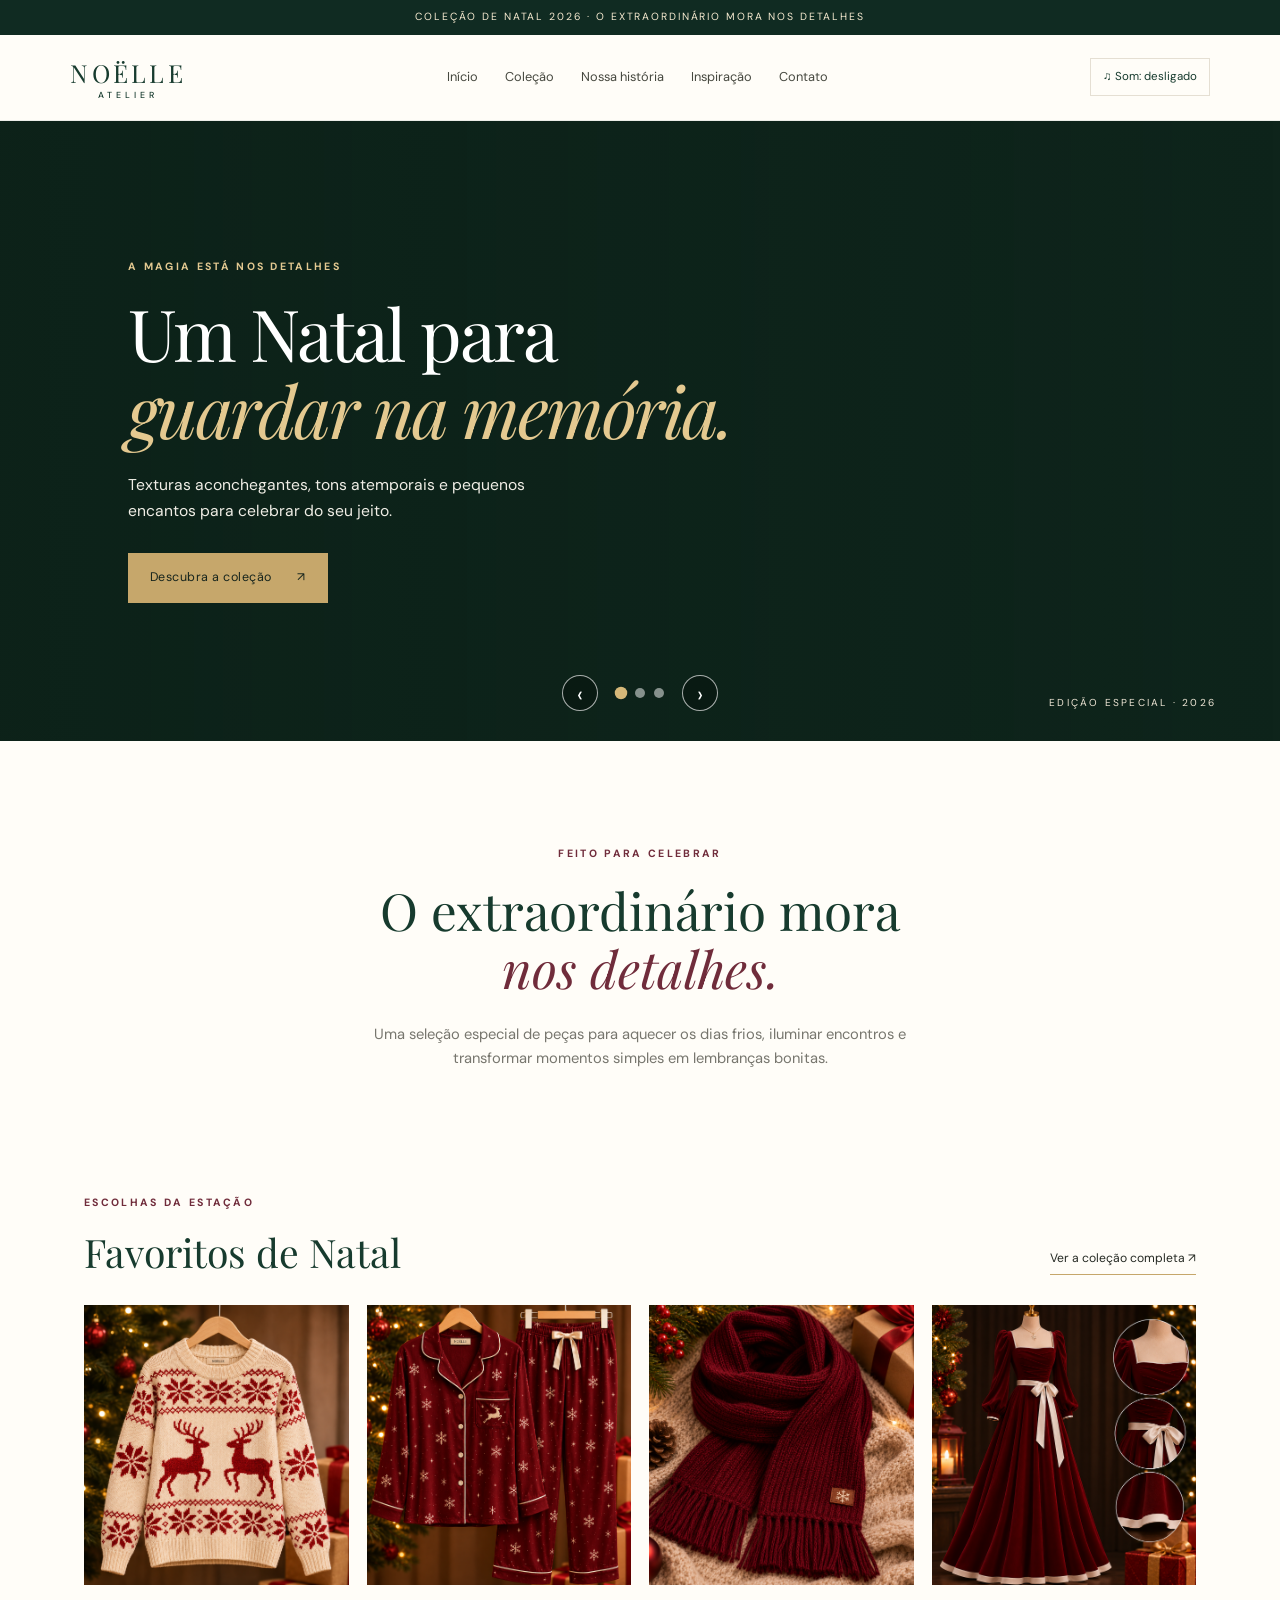
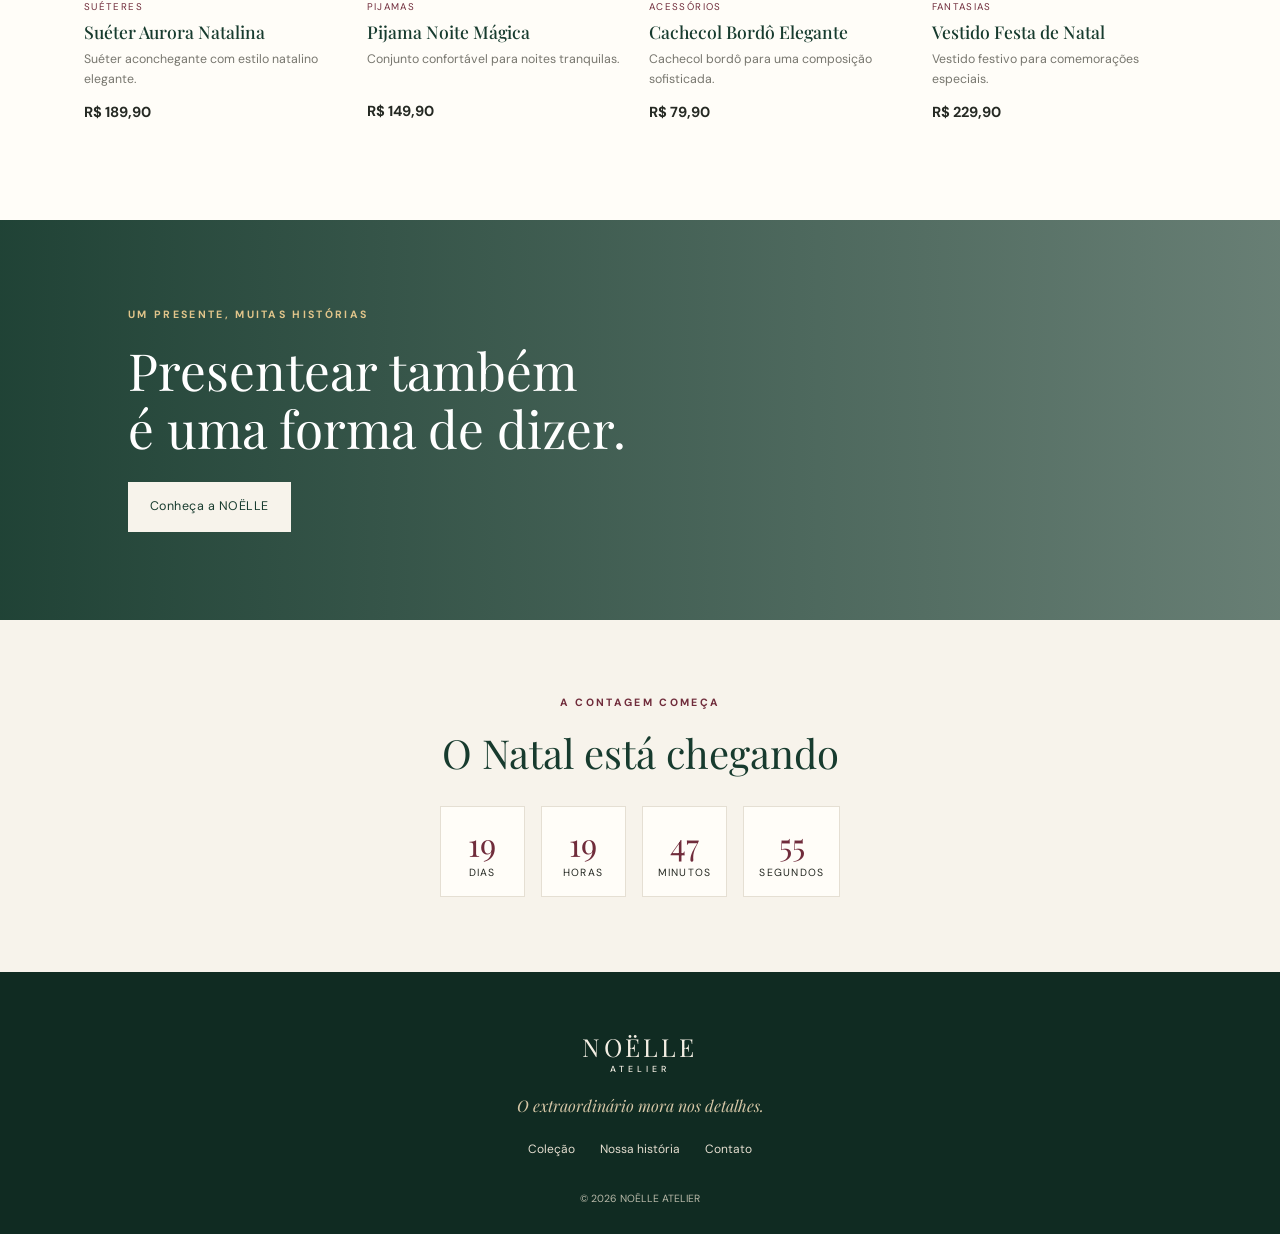
<file: index.html>
<!DOCTYPE html>
<html lang="pt-BR">
<head>
  <meta charset="UTF-8">
  <meta name="viewport" content="width=device-width, initial-scale=1.0">
  <meta name="description" content="NOËLLE ATELIER: moda natalina, presentes e aconchego para celebrar com estilo.">
  <title>NOËLLE ATELIER | Natal com elegância</title>
  <link rel="stylesheet" href="css/style.css">
  <link rel="icon" href="data:image/svg+xml,%3Csvg xmlns='http://www.w3.org/2000/svg' viewBox='0 0 100 100'%3E%3Ctext y='.9em' font-size='90'%3E%E2%9C%A8%3C/text%3E%3C/svg%3E">
</head>
<body>
  <div class="topline">COLEÇÃO DE NATAL 2026 · O EXTRAORDINÁRIO MORA NOS DETALHES</div>
  <header class="site-header">
    <a class="brand" href="index.html" aria-label="NOËLLE ATELIER início">NOËLLE 
      <span>ATELIER</span></a>
    <button class="menu-toggle" id="botao-menu" aria-label="Abrir menu" aria-expanded="false">☰</button>
    <nav id="menu-principal" class="nav-links" aria-label="Menu principal">
      <a href="index.html">Início</a>
      <a href="produtos.html">Coleção</a>
      <a href="sobre.html">Nossa história</a>
      <a href="galeria.html">Inspiração</a>
      <a href="contato.html">Contato</a>
    </nav>
    <button class="sound-toggle" id="botao-som" type="button" aria-pressed="false">♫ Som: desligado</button>
  </header>

  <main>
    <section class="hero" id="banner-principal">

  <div class="hero-slides" aria-hidden="true">
    <div class="hero-slide is-active"
      style="background-image: url('https://images.unsplash.com/photo-1512389142860-9c449e58a543?auto=format&fit=crop&w=2000&q=90')">
    </div>

    <div class="hero-slide"
      style="background-image: url('https://images.unsplash.com/photo-1543589077-47d81606c1bf?auto=format&fit=crop&w=2000&q=90')">
    </div>

    <div class="hero-slide"
      style="background-image: url('https://images.unsplash.com/photo-1512909006721-3d6018887383?auto=format&fit=crop&w=2000&q=90')">
    </div>
  </div>

  <div class="hero-shade"></div>

  <div class="hero-content">
    <p class="eyebrow">A MAGIA ESTÁ NOS DETALHES</p>

    <h1>Um Natal para<br><em>guardar na memória.</em></h1>

    <p>
      Texturas aconchegantes, tons atemporais e pequenos
      encantos para celebrar do seu jeito.
    </p>

    <a class="button button-gold" href="produtos.html">
      Descubra a coleção <span>↗</span>
    </a>
  </div>

  <div class="hero-note">EDIÇÃO ESPECIAL · 2026</div>

  <div class="hero-controls">
    <button id="slide-anterior" aria-label="Imagem anterior">‹</button>

    <div class="hero-indicators">
      <button class="hero-indicator is-active" data-slide="0"
        aria-label="Ir para imagem 1"></button>
      <button class="hero-indicator" data-slide="1"
        aria-label="Ir para imagem 2"></button>
      <button class="hero-indicator" data-slide="2"
        aria-label="Ir para imagem 3"></button>
    </div>

    <button id="slide-proximo" aria-label="Próxima imagem">›</button>
  </div>

</section>


    <section class="intro section-wrap">
      <p class="eyebrow">FEITO PARA CELEBRAR</p>
      <h2>O extraordinário mora<br><em>nos detalhes.</em></h2>
      <p class="intro-copy">Uma seleção especial de peças para aquecer os dias frios, iluminar encontros e transformar momentos simples em lembranças bonitas.</p>
    </section>

    <section class="featured section-wrap">
      <div class="section-heading"><div>
        <p class="eyebrow">ESCOLHAS DA ESTAÇÃO</p>
        <h2>Favoritos de Natal</h2>
      </div>
      <a class="text-link" href="produtos.html">Ver a coleção completa ↗</a>
    </div>
      <div id="produtos-destaque" class="product-grid"></div>
    </section>

    <section class="story-banner">
      <div><p class="eyebrow">UM PRESENTE, MUITAS HISTÓRIAS</p>
        <h2>Presentear também<br>é uma forma de dizer.</h2>
        <a class="button button-light" href="sobre.html">Conheça a NOËLLE</a>
      </div>
    </section>

    <section class="countdown-section">
      <p class="eyebrow">A CONTAGEM COMEÇA</p><h2>O Natal está chegando</h2>
      <div id="contador-natal" class="countdown"><div>
        <strong id="dias">00</strong>
        <span>dias</span>
      </div>
      <div>
        <strong id="horas">00</strong>
        <span>horas</span>
      </div>
      <div>
        <strong id="minutos">00</strong>
        <span>minutos</span>
      </div>
      <div>
        <strong id="segundos">00</strong>
        <span>segundos</span>
      </div>
    </div>
    </section>
  </main>

  <footer class="site-footer">
    <a class="brand brand-footer" href="index.html">
      NOËLLE 
      <span>ATELIER</span>
    </a>
    
    <p>O extraordinário mora nos detalhes.</p>
    <div class="footer-links">
      <a href="produtos.html">Coleção</a>
      <a href="sobre.html">Nossa história</a>
      <a href="contato.html">Contato</a>
    </div>
    <small> © 2026 NOËLLE ATELIER</small>
  </footer>
  <div id="efeito-neve" aria-hidden="true"></div>
  <button id="voltar-topo" class="back-top" aria-label="Voltar ao topo">↑</button>
  <script src="js/produtos.js"></script>
  <script src="js/script.js"></script>
</body>
</html>
</file>
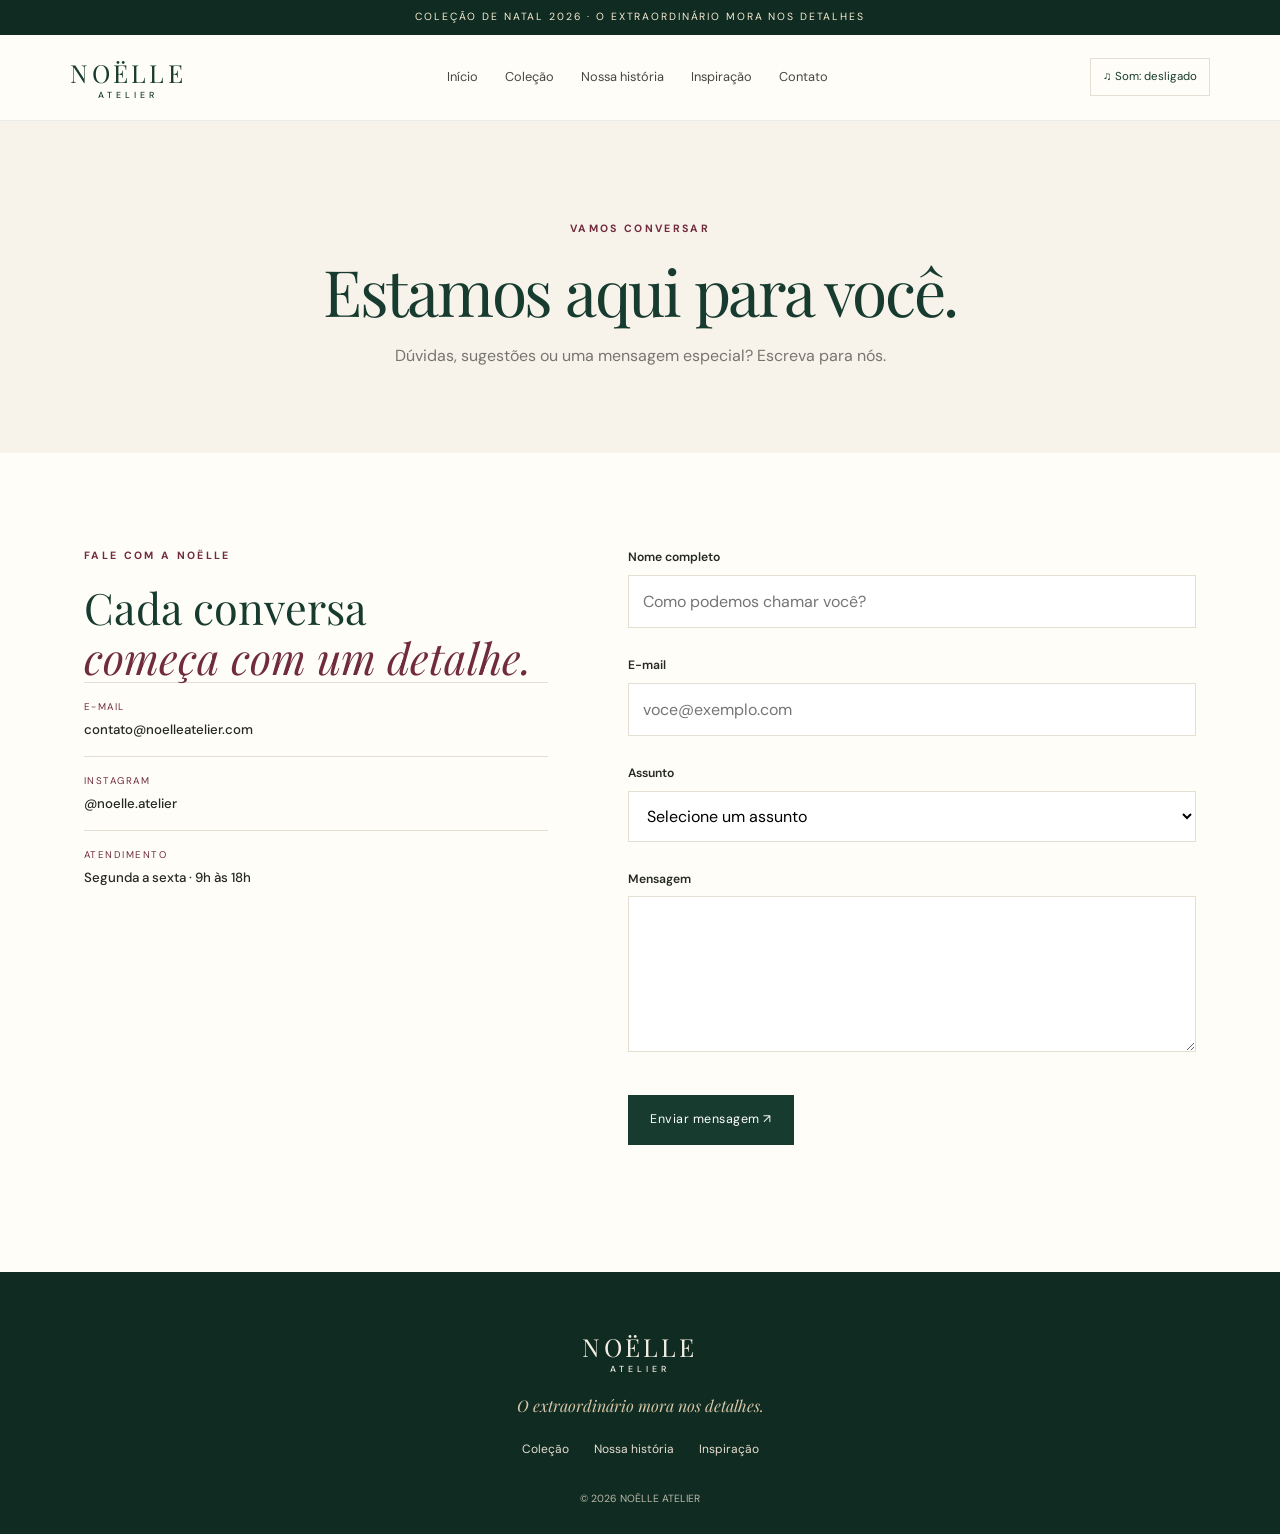
<file: contato.html>
<!DOCTYPE html>
<html lang="pt-BR">

<head>

    <meta charset="UTF-8">
    <meta name="viewport" content="width=device-width, initial-scale=1.0">

    <title>Contato | NOËLLE ATELIER</title>

    <link rel="stylesheet" href="css/style.css">
    <link rel="icon" href="data:image/svg+xml,%3Csvg xmlns='http://www.w3.org/2000/svg' viewBox='0 0 100 100'%3E%3Ctext y='.9em' font-size='90'%3E%E2%9C%A8%3C/text%3E%3C/svg%3E">

</head>

<body>

    <div class="topline">
        COLEÇÃO DE NATAL 2026 · O EXTRAORDINÁRIO MORA NOS DETALHES
    </div>


    <header class="site-header">

        <a class="brand" href="index.html">
            NOËLLE
            <span>ATELIER</span>
        </a>

        <button
            class="menu-toggle"
            id="botao-menu"
            aria-label="Abrir menu"
            aria-expanded="false"
            type="button">

            ☰

        </button>

        <nav id="menu-principal" class="nav-links">

            <a href="index.html">Início</a>

            <a href="produtos.html">Coleção</a>

            <a href="sobre.html">Nossa história</a>

            <a href="galeria.html">Inspiração</a>

            <a href="contato.html">Contato</a>

        </nav>

        <button
            class="sound-toggle"
            id="botao-som"
            type="button"
            aria-pressed="false">

            ♫ Som: desligado

        </button>

    </header>

    <main>

        <section class="page-hero">

            <p class="eyebrow">
                VAMOS CONVERSAR
            </p>

            <h1>
                Estamos aqui para você.
            </h1>

            <p>
                Dúvidas, sugestões ou uma mensagem especial?
                Escreva para nós.
            </p>

        </section>

        <section class="contact-layout section-wrap">

            <div class="contact-info">

                <p class="eyebrow">
                    FALE COM A NOËLLE
                </p>

                <h2>
                    Cada conversa
                    <br>
                    <em>começa com um detalhe.</em>
                </h2>

                <div class="contact-detail">

                    <span>E-MAIL</span>

                    <strong>
                        contato@noelleatelier.com
                    </strong>

                </div>

                <div class="contact-detail">

                    <span>INSTAGRAM</span>

                    <strong>
                        @noelle.atelier
                    </strong>


                </div>

                <div class="contact-detail">

                    <span>ATENDIMENTO</span>

                    <strong>
                        Segunda a sexta · 9h às 18h
                    </strong>

                </div>

            </div>

            <form
                id="form-contato"
                class="contact-form"
                novalidate>

                <label for="nome">
                    Nome completo
                </label>

                <input
                    id="nome"
                    name="nome"
                    type="text"
                    placeholder="Como podemos chamar você?"
                    required
                    minlength="2">

                <small
                    class="field-error"
                    id="erro-nome">
                </small>

                <label for="email">
                    E-mail
                </label>

                <input
                    id="email"
                    name="email"
                    type="email"
                    placeholder="voce@exemplo.com"
                    required>

                <small
                    class="field-error"
                    id="erro-email">
                </small>

                <label for="assunto">
                    Assunto
                </label>

                <select
                    id="assunto"
                    name="assunto"
                    required>

                    <option value="">
                        Selecione um assunto
                    </option>

                    <option>
                        Dúvida sobre produto
                    </option>

                    <option>
                        Pedido
                    </option>

                    <option>
                        Parceria
                    </option>

                    <option>
                        Outro assunto
                    </option>

                </select>

                <small
                    class="field-error"
                    id="erro-assunto">
                </small>

                <label for="mensagem">
                    Mensagem
                </label>

                <textarea
                    id="mensagem"
                    name="mensagem"
                    rows="5"
                    placeholder="Escreva sua mensagem..."
                    required
                    minlength="10">
                </textarea>

                <small
                    class="field-error"
                    id="erro-mensagem">
                </small>

                <button
                    class="button button-dark"
                    type="submit">

                    Enviar mensagem ↗

                </button>

                <p
                    id="mensagem-form"
                    role="status"
                    aria-live="polite">
                </p>

            </form>

        </section>

    </main>

    <footer class="site-footer">

        <a
            class="brand brand-footer"
            href="index.html">

            NOËLLE

            <span>ATELIER</span>

        </a>

        <p>
            O extraordinário mora nos detalhes.
        </p>

        <div class="footer-links">

            <a href="produtos.html">
                Coleção
            </a>

            <a href="sobre.html">
                Nossa história
            </a>

            <a href="galeria.html">
                Inspiração
            </a>

        </div>

        <small>
            © 2026 NOËLLE ATELIER
        </small>

    </footer>

    <div
        id="efeito-neve"
        aria-hidden="true">
    </div>

    <button
        id="voltar-topo"
        class="back-top"
        aria-label="Voltar ao topo"
        type="button">
           ↑
    </button>

    <script src="js/produtos.js"></script>
    <script src="js/script.js"></script>

</body>

</html>
</file>
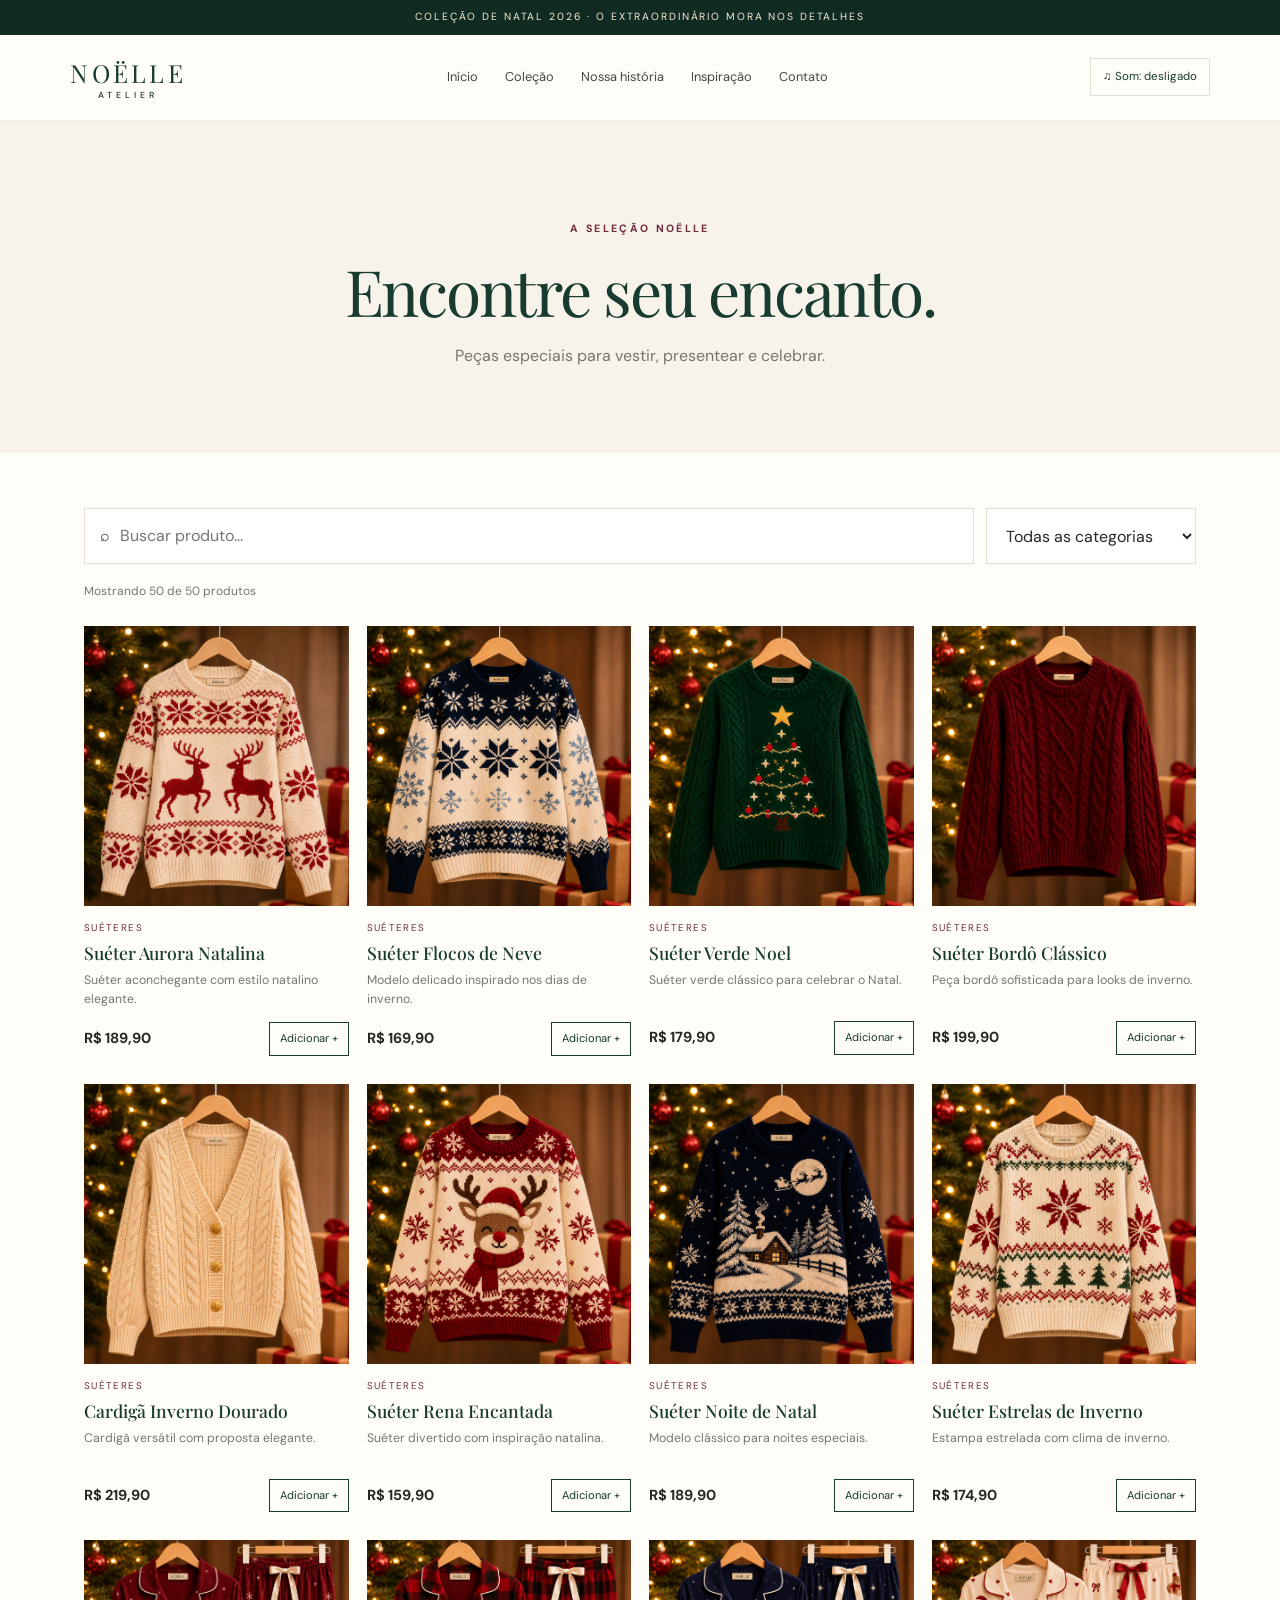
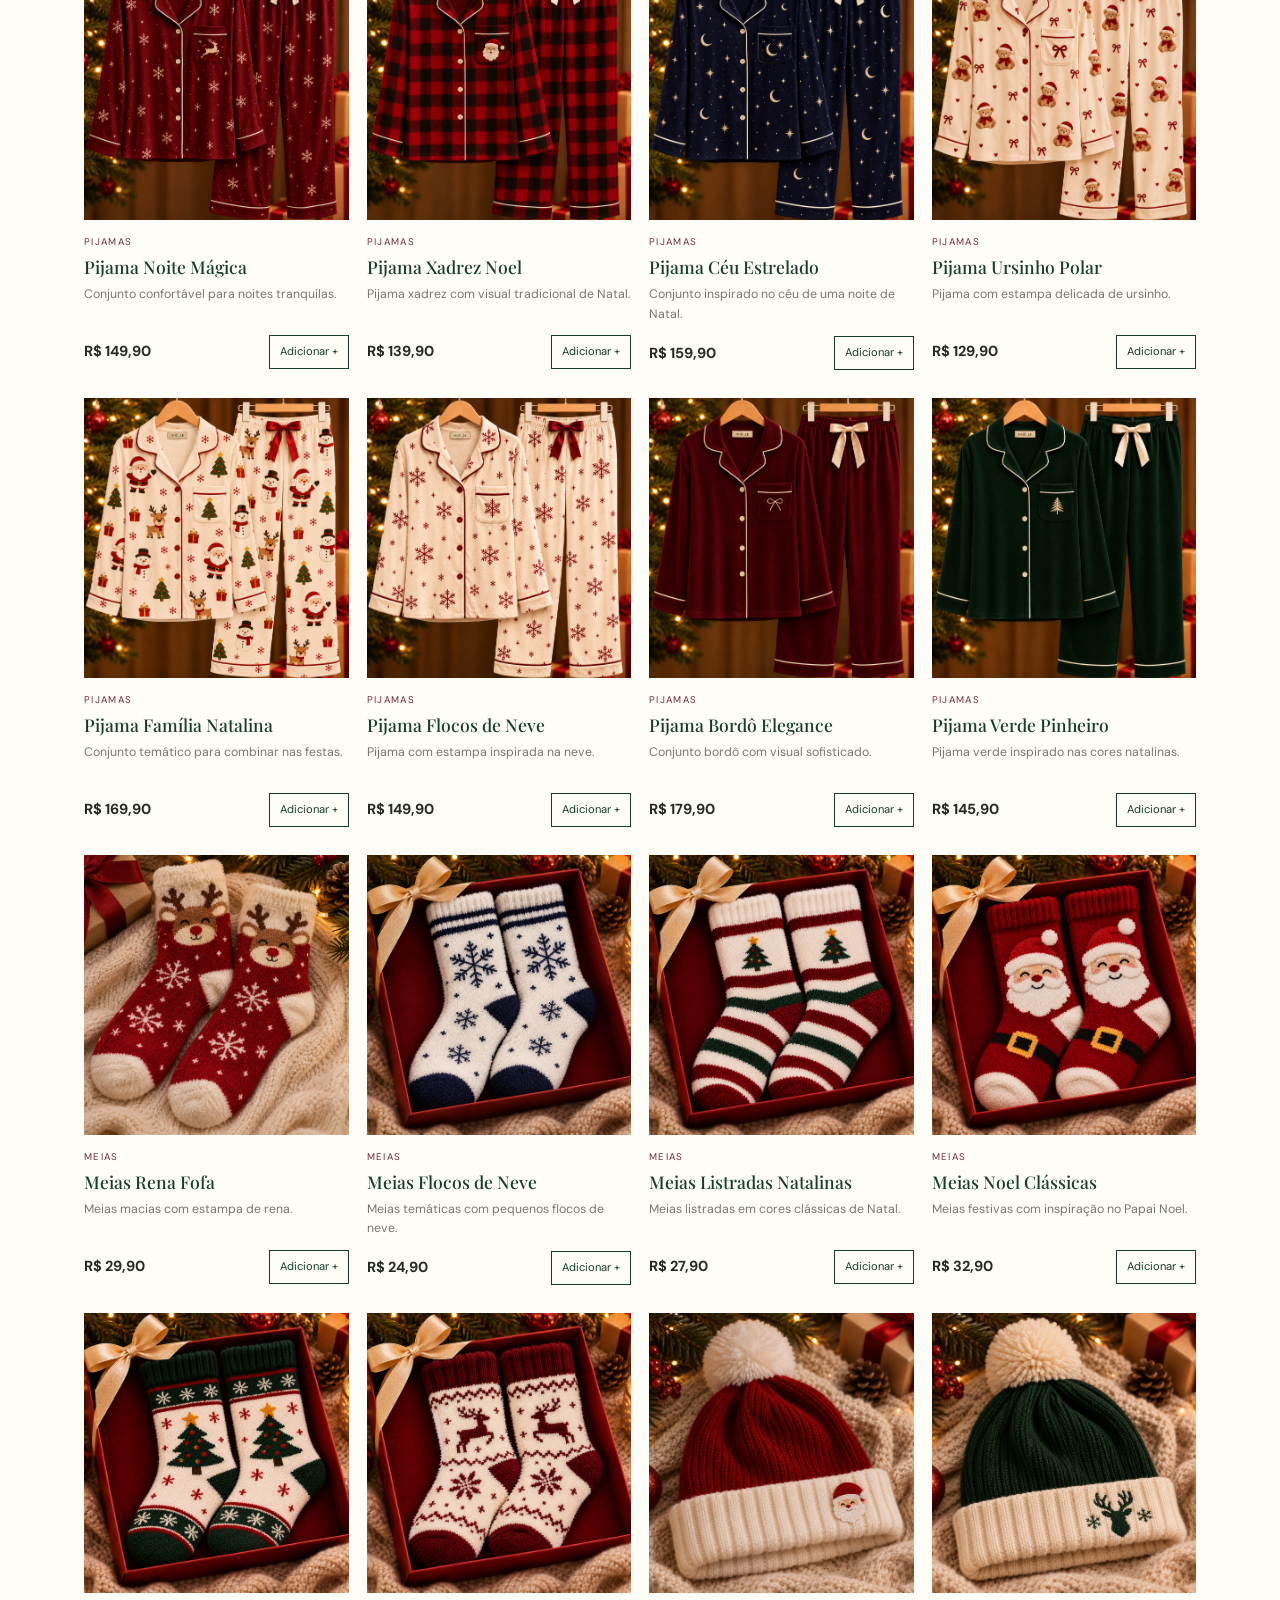
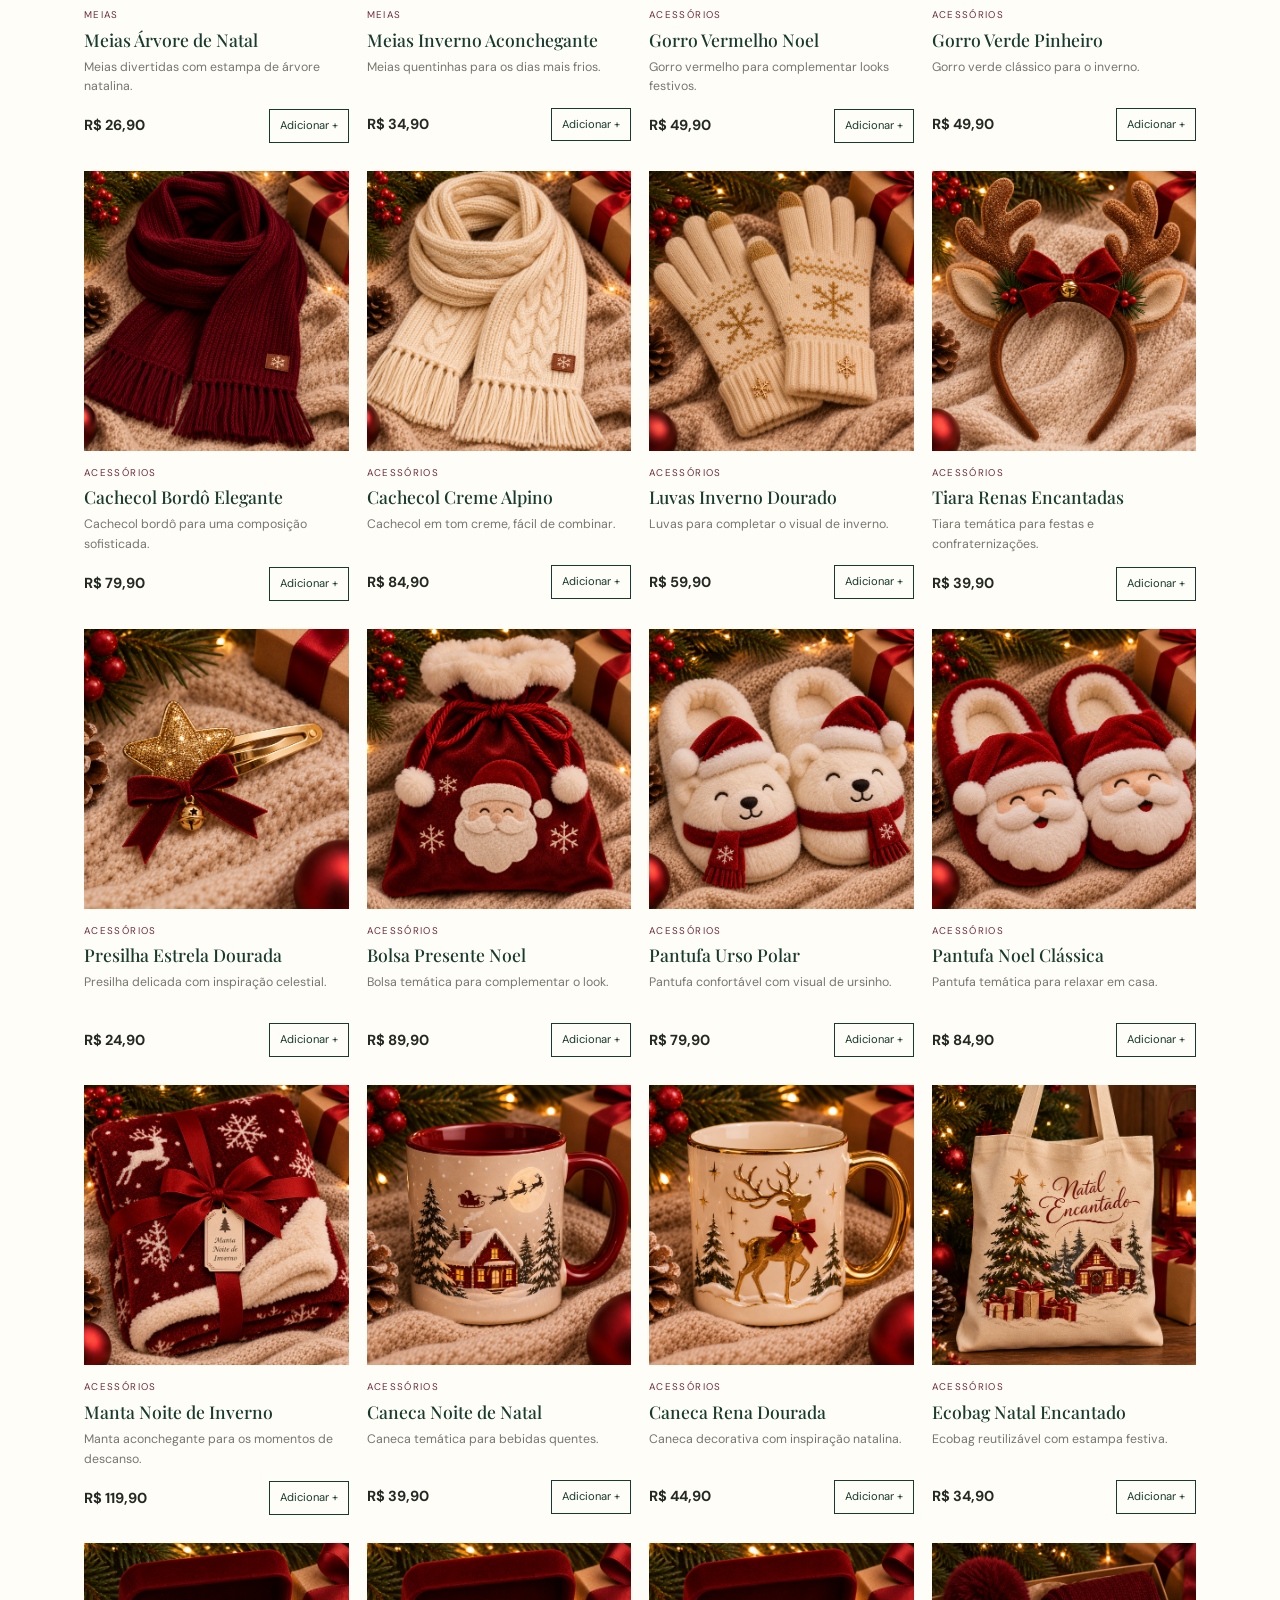
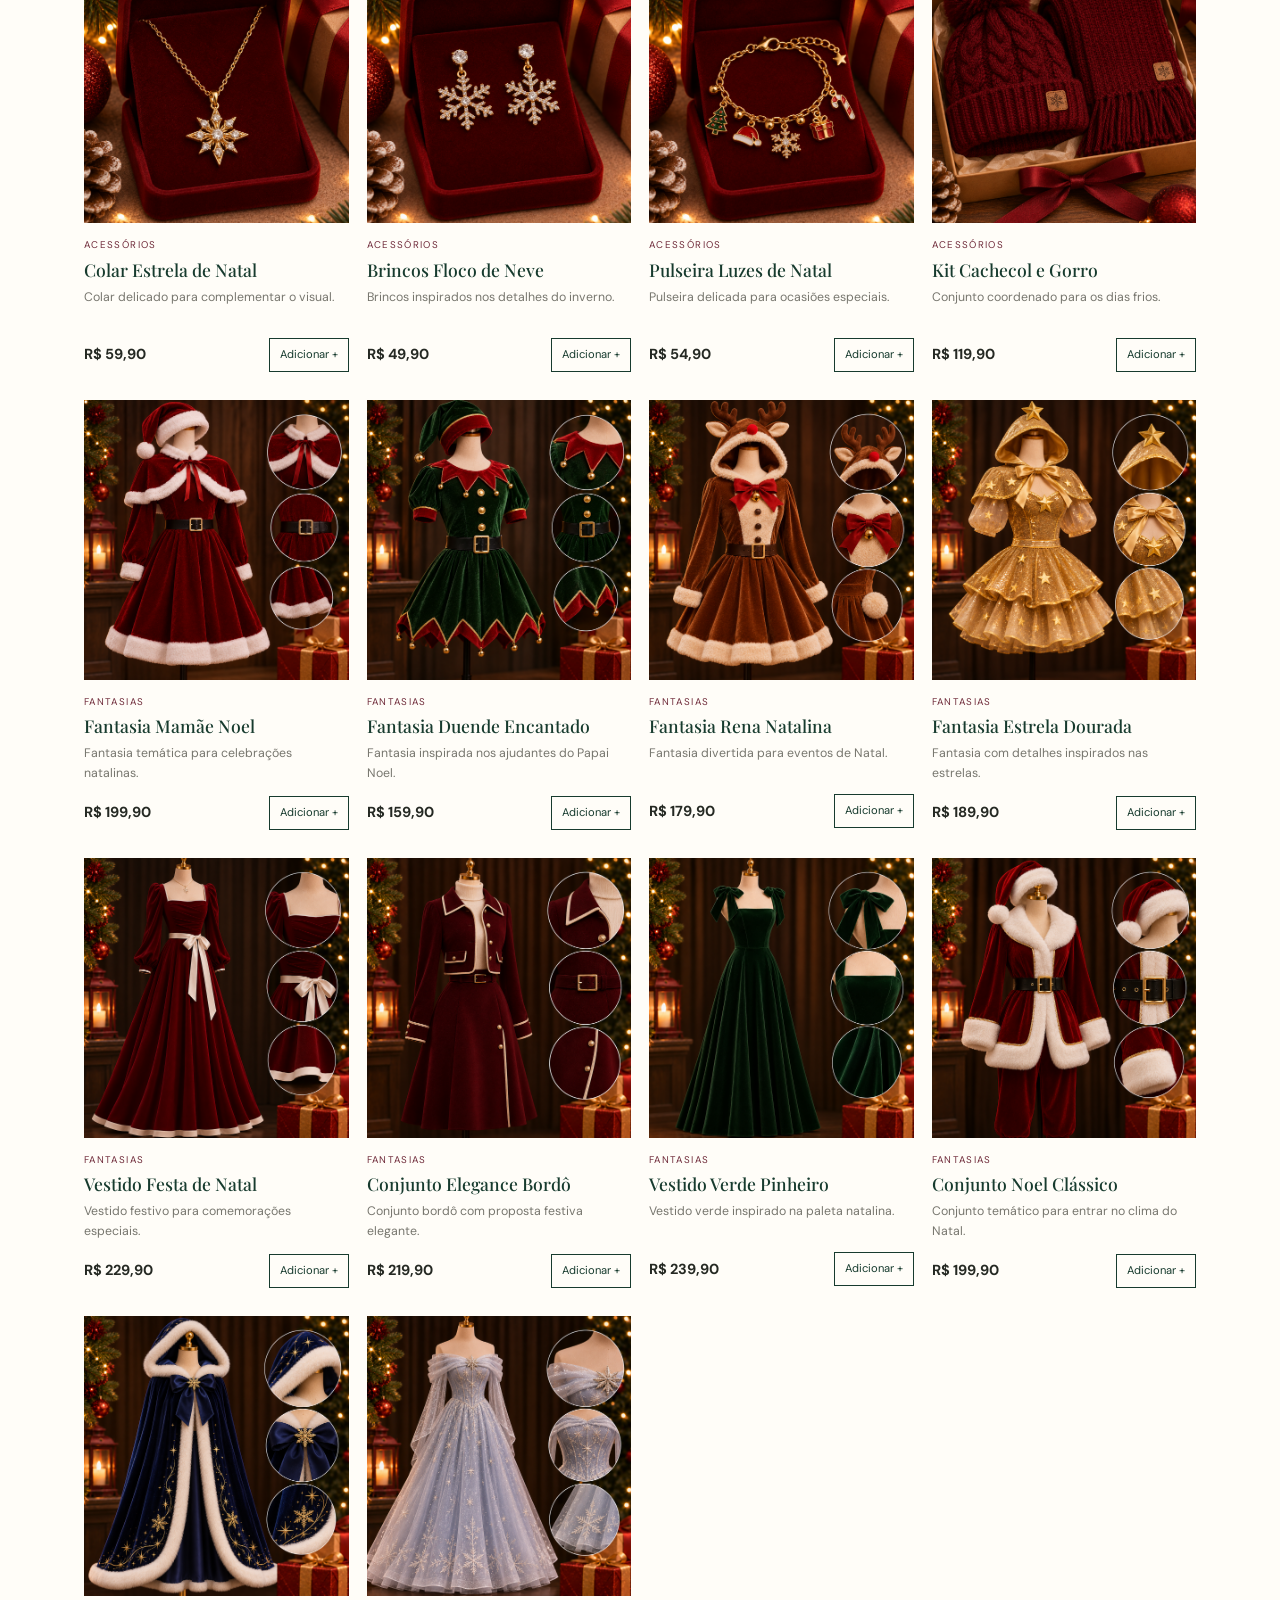
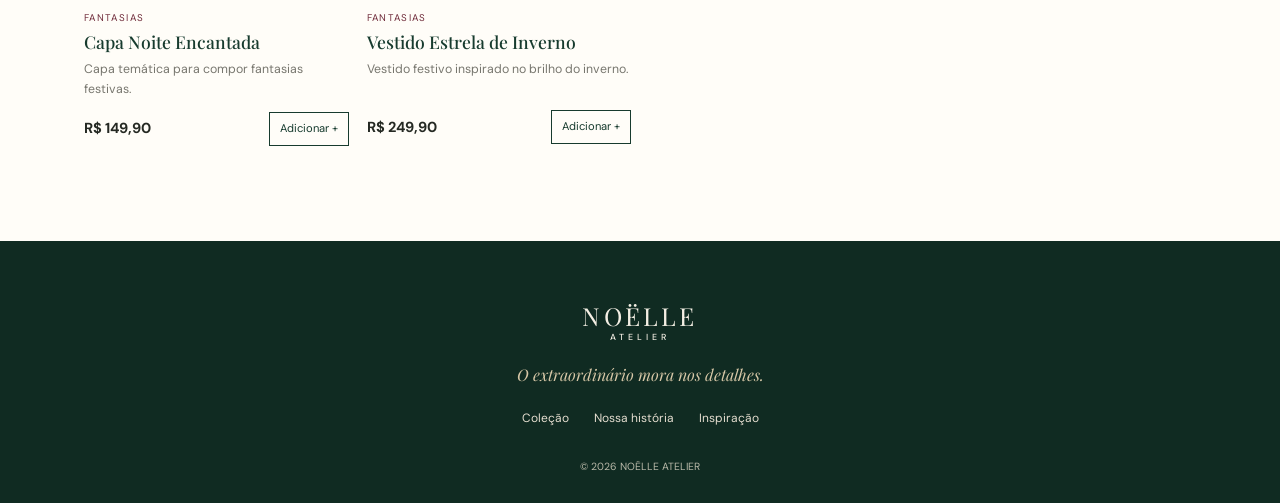
<file: produtos.html>
<!DOCTYPE html>
<html lang="pt-BR">

<head>

    <meta charset="UTF-8">
    <meta name="viewport" content="width=device-width, initial-scale=1.0">

    <title>Coleção | NOËLLE ATELIER</title>

    <link rel="stylesheet" href="css/style.css">
    <link rel="icon" href="data:image/svg+xml,%3Csvg xmlns='http://www.w3.org/2000/svg' viewBox='0 0 100 100'%3E%3Ctext y='.9em' font-size='90'%3E%E2%9C%A8%3C/text%3E%3C/svg%3E">

</head>

<body>

    <div class="topline">
        COLEÇÃO DE NATAL 2026 · O EXTRAORDINÁRIO MORA NOS DETALHES
    </div>

    <header class="site-header">

        <a class="brand" href="index.html">
            NOËLLE
            <span>ATELIER</span>
        </a>

        <button
            class="menu-toggle"
            id="botao-menu"
            aria-label="Abrir menu"
            aria-expanded="false"
            type="button">

            ☰

        </button>

        <nav id="menu-principal" class="nav-links">

            <a href="index.html">Início</a>

            <a href="produtos.html">Coleção</a>

            <a href="sobre.html">Nossa história</a>

            <a href="galeria.html">Inspiração</a>

            <a href="contato.html">Contato</a>

        </nav>

        <button
            class="sound-toggle"
            id="botao-som"
            type="button"
            aria-pressed="false">

            ♫ Som: desligado

        </button>

    </header>

    <main>

        <section class="page-hero">

            <p class="eyebrow">
                A SELEÇÃO NOËLLE
            </p>

            <h1>
                Encontre seu encanto.
            </h1>

            <p>
                Peças especiais para vestir, presentear e celebrar.
            </p>

        </section>

        <section class="catalog section-wrap">

            <div class="catalog-tools">

                <label class="search-box">

                    ⌕

                    <input
                        id="busca"
                        type="search"
                        placeholder="Buscar produto..."
                        aria-label="Buscar produto">

                </label>

                <select
                    id="filtro-categoria"
                    aria-label="Filtrar por categoria">

                    <option value="todas">
                        Todas as categorias
                    </option>

                    <option value="sueteres">
                        Suéteres
                    </option>

                    <option value="pijamas">
                        Pijamas
                    </option>

                    <option value="meias">
                        Meias
                    </option>

                    <option value="acessorios">
                        Acessórios
                    </option>

                    <option value="fantasias">
                        Fantasias
                    </option>

                </select>

            </div>

            <p
                id="contador-produtos"
                class="results-count">

                Mostrando 50 de 50 produtos

            </p>

            <p
                id="mensagem-vazia"
                class="empty-state"
                hidden>

                Nenhum produto encontrado.
                Tente outra busca.

            </p>

            <div
                id="lista-produtos"
                class="product-grid">
            </div>


        </section>

    </main>

    <footer class="site-footer">

        <a
            class="brand brand-footer"
            href="index.html">

            NOËLLE

            <span>ATELIER</span>

        </a>
        <button
            class="menu-toggle"
            id="botao-menu"
            aria-label="Abrir menu"
            aria-expanded="false"
            type="button">

            ☰

        </button>
        <p>
            O extraordinário mora nos detalhes.
        </p>

        <div class="footer-links">

            <a href="produtos.html">
                Coleção
            </a>

            <a href="sobre.html">
                Nossa história
            </a>

            <a href="galeria.html">
                Inspiração
            </a>

        </div>

        <small>
            © 2026 NOËLLE ATELIER
        </small>

    </footer>

    <div
        id="efeito-neve"
        aria-hidden="true">
    </div>

    <button
        id="voltar-topo"
        class="back-top"
        aria-label="Voltar ao topo"
        type="button">
         ↑
    </button>

    <script src="js/produtos.js"></script>
    <script src="js/script.js"></script>

</body>

</html>
</file>
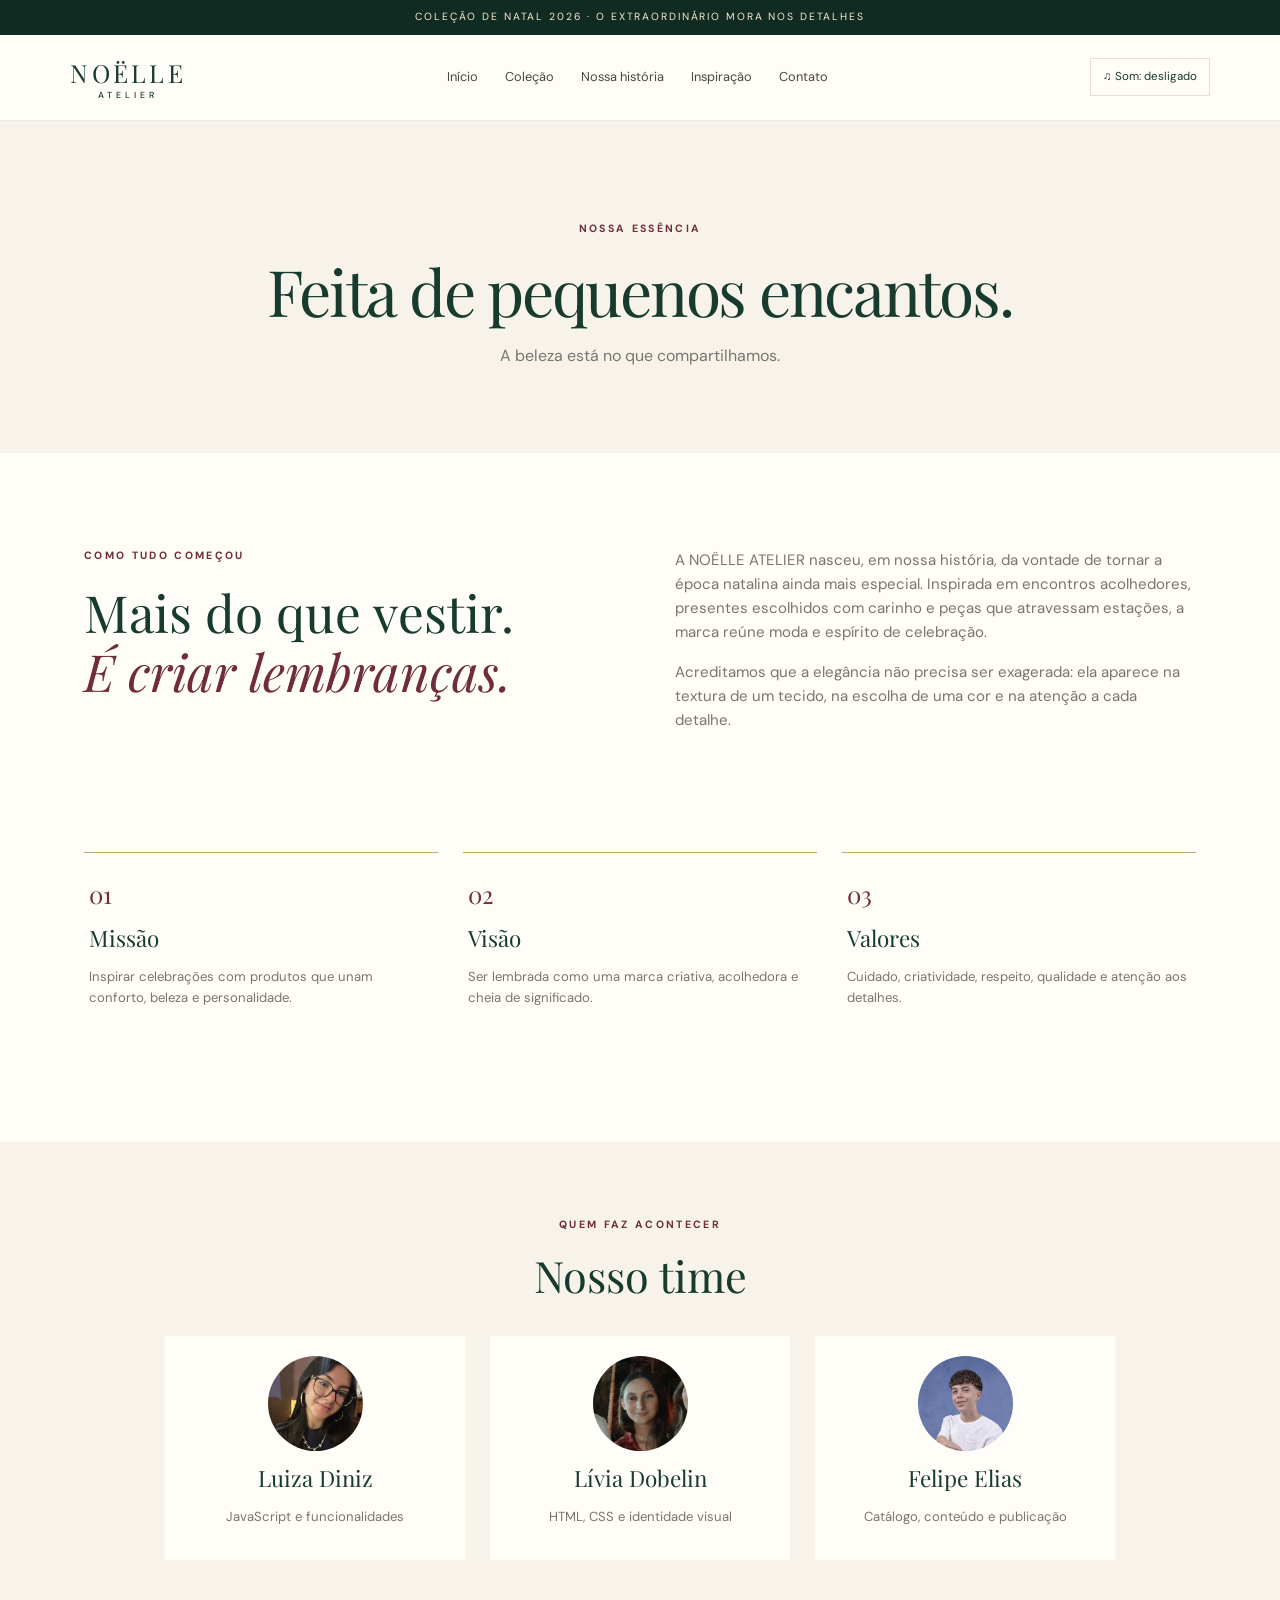
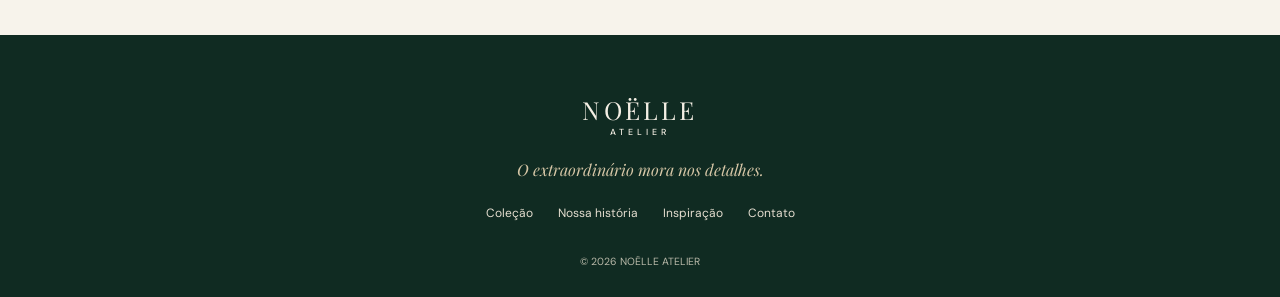
<file: sobre.html>
<!DOCTYPE html>
<html lang="pt-BR">

<head>

    <meta charset="UTF-8">
    <meta name="viewport" content="width=device-width, initial-scale=1.0">

    <title>Nossa história | NOËLLE ATELIER</title>

    <link rel="stylesheet" href="css/style.css">
    <link rel="icon" href="data:image/svg+xml,%3Csvg xmlns='http://www.w3.org/2000/svg' viewBox='0 0 100 100'%3E%3Ctext y='.9em' font-size='90'%3E%E2%9C%A8%3C/text%3E%3C/svg%3E">

</head>

<body>

    <div class="topline">
        COLEÇÃO DE NATAL 2026 · O EXTRAORDINÁRIO MORA NOS DETALHES
    </div>

    <header class="site-header">

        <a class="brand" href="index.html">
            NOËLLE
            <span>ATELIER</span>
        </a>

        <button
            class="menu-toggle"
            id="botao-menu"
            aria-label="Abrir menu"
            aria-expanded="false"
            type="button">

            ☰

        </button>

        <nav id="menu-principal" class="nav-links">

            <a href="index.html">Início</a>

            <a href="produtos.html">Coleção</a>

            <a href="sobre.html">Nossa história</a>

            <a href="galeria.html">Inspiração</a>

            <a href="contato.html">Contato</a>

        </nav>

        <button
            class="sound-toggle"
            id="botao-som"
            type="button"
            aria-pressed="false">

            ♫ Som: desligado

        </button>

    </header>

    <main>

        <section class="page-hero">

            <p class="eyebrow">
                NOSSA ESSÊNCIA
            </p>

            <h1>
                Feita de pequenos encantos.
            </h1>

            <p>
                A beleza está no que compartilhamos.
            </p>

        </section>

        <section class="story-copy section-wrap">

            <div>

                <p class="eyebrow">
                    COMO TUDO COMEÇOU
                </p>

                <h2>
                    Mais do que vestir.
                    <br>
                    <em>É criar lembranças.</em>
                </h2>

            </div>

            <div>

                <p>
                    A NOËLLE ATELIER nasceu, em nossa história,
                    da vontade de tornar a época natalina ainda mais especial.
                    Inspirada em encontros acolhedores, presentes escolhidos
                    com carinho e peças que atravessam estações, a marca
                    reúne moda e espírito de celebração.
                </p>

                <p>
                    Acreditamos que a elegância não precisa ser exagerada:
                    ela aparece na textura de um tecido, na escolha de uma
                    cor e na atenção a cada detalhe.
                </p>

            </div>

        </section>

        <section class="values section-wrap">

            <article>

                <span>01</span>

                <h3>
                    Missão
                </h3>

                <p>
                    Inspirar celebrações com produtos que unam
                    conforto, beleza e personalidade.
                </p>

            </article>

            <article>

                <span>02</span>

                <h3>
                    Visão
                </h3>

                <p>
                    Ser lembrada como uma marca criativa,
                    acolhedora e cheia de significado.
                </p>

            </article>

            <article>

                <span>03</span>

                <h3>
                    Valores
                </h3>

                <p>
                    Cuidado, criatividade, respeito, qualidade
                    e atenção aos detalhes.
                </p>

            </article>

        </section>

        <section class="team-section">

            <p class="eyebrow">
                QUEM FAZ ACONTECER
            </p>

            <h2>
                Nosso time
            </h2>


            <div class="team-grid">

                <article>

                  <img class="team-photo"
                    src="img/equipe/luiza.jpg"
                    alt="Foto de Luiza Diniz">
                    <h3>
                        Luiza Diniz
                    </h3>

                    <p>
                        JavaScript e funcionalidades
                    </p>

                </article>

                <article>

                    <img class="team-photo"
                    src="img/equipe/livia.jpg"
                    alt="Foto de Lívia Dobelin">

                    <h3>
                        Lívia Dobelin
                    </h3>

                    <p>
                        HTML, CSS e identidade visual
                    </p>

                </article>

                <article>

                   <img class="team-photo"
                    src="img/equipe/felipe.jpg"
                    alt="Foto de Felipe Elias">

                    <h3>
                        Felipe Elias
                    </h3>

                    <p>
                        Catálogo, conteúdo e publicação
                    </p>

                </article>


            </div>

        </section>

    </main>

    <footer class="site-footer">

        <a
            class="brand brand-footer"
            href="index.html">

            NOËLLE

            <span>ATELIER</span>

        </a>

        <p>
            O extraordinário mora nos detalhes.
        </p>

        <div class="footer-links">

            <a href="produtos.html">
                Coleção
            </a>

            <a href="sobre.html">
                Nossa história
            </a>

            <a href="galeria.html">
                Inspiração
            </a>

            <a href="contato.html">
                Contato
            </a>

        </div>

        <small>
            © 2026 NOËLLE ATELIER
        </small>

    </footer>

    <div
        id="efeito-neve"
        aria-hidden="true">
    </div>

    <button
        id="voltar-topo"
        class="back-top"
        aria-label="Voltar ao topo"
        type="button">
        ↑
    </button>

    <script src="js/produtos.js"></script>
    <script src="js/script.js"></script>

</body>

</html>
</file>
<file: css/style.css>
@import url('https://fonts.googleapis.com/css2?family=DM+Sans:wght@400;500;600;700&family=Playfair+Display:ital,wght@0,400;0,500;0,600;1,400;1,500&display=swap');

:root {
    --forest: #173b2e;
    --forest-deep: #102b22;
    --burgundy: #702c3b;
    --cream: #f7f3eb;
    --paper: #fffdf8;
    --gold: #c6a76b;
    --ink: #252923;
    --muted: #77766e;
    --line: #e5dfd3;
    --serif: 'Playfair Display', Georgia, serif;
    --sans: 'DM Sans', Arial, sans-serif;}

* {
    box-sizing: border-box;}

html {
    scroll-behavior: smooth;}

body {
    margin: 0;
    background: var(--paper);
    color: var(--ink);
    font-family: var(--sans);
    line-height: 1.6;}

a {
    color: inherit;
    text-decoration: none;}

button,
input,
select,
textarea {
    font: inherit;}

.topline {
    padding: 9px 16px;
    text-align: center;
    background: var(--forest-deep);
    color: #f6ead0;
    font-size: .65rem;
    letter-spacing: .18em;}

.site-header {
    height: 86px;
    display: flex;
    align-items: center;
    justify-content: space-between;
    padding: 0 5.5%;
    gap: 24px;
    background: var(--paper);
    position: sticky;
    top: 0;
    z-index: 20;
    border-bottom: 1px solid rgba(23, 59, 46, .08);}

.brand {
    font-family: var(--serif);
    font-size: 1.55rem;
    letter-spacing: .13em;
    color: var(--forest);
    white-space: nowrap;}

.brand span {
    display: block;
    font: 500 .55rem var(--sans);
    letter-spacing: .45em;
    text-align: center;
    margin-top: -4px;}

.nav-links {
    display: flex;
    gap: 27px;
    align-items: center;}

.nav-links a {
    font-size: .8rem;
    color: #46483f;
    transition: color .2s;}

.nav-links a:hover,
.nav-links a:focus {
        color: var(--burgundy);}

.sound-toggle,
.menu-toggle {
    background: transparent;
    border: 1px solid var(--line);
    padding: 9px 12px;
    font-size: .72rem;
    cursor: pointer;
    color: var(--forest);}

.menu-toggle {
    display: none;
}

.hero {
    min-height: 620px;
    position: relative;
    display: flex;
    align-items: center;
    background:
        linear-gradient(90deg, rgba(14, 36, 27, .84), rgba(14, 36, 27, .35)),
        url('https://images.unsplash.com/photo-1512389142860-9c449e58a543?auto=format&fit=crop&w=2000&q=90')
        center 48% / cover fixed;
    color: white;
    padding: 8% 10%;
    overflow: hidden;}

.hero-shade {
    position: absolute;
    inset: 0;
    background: linear-gradient(90deg, rgba(10, 31, 22, .35), transparent);
    pointer-events: none;}

.hero-content {
    position: relative;
    max-width: 610px;
    animation: rise .9s ease both;}

.eyebrow {
    font-size: .66rem;
    letter-spacing: .22em;
    font-weight: 700;
    color: var(--burgundy);
    margin: 0 0 18px;}

.hero .eyebrow {
    color: #e3c991;}

.hero h1,
.page-hero h1 {
    font: 400 clamp(2.8rem, 5.6vw, 5.2rem) / 1.08 var(--serif);
    margin: 0 0 24px;
    letter-spacing: -.035em;}

.hero h1 em,
.intro h2 em,
.story-copy h2 em,
.contact-info h2 em {
    font-weight: 400;
    color: #e4c990;}

.hero-content > p:not(.eyebrow) {
    max-width: 430px;
    color: #f0eee6;
    font-size: .98rem;
    margin-bottom: 30px;}

.hero-note {
    position: absolute;
    right: 5%;
    bottom: 30px;
    font-size: .63rem;
    letter-spacing: .22em;
    color: #eee5d5;}

.button {
    display: inline-flex;
    align-items: center;
    gap: 25px;
    justify-content: center;
    border: 0;
    padding: 15px 22px;
    font-size: .78rem;
    letter-spacing: .04em;
    cursor: pointer;
    transition: transform .25s, background .25s;}

.button:hover {
    transform: translateY(-3px);}

.button-gold {
    background: var(--gold);
    color: #17251d;}

.button-dark {
    background: var(--forest);
    color: white;}

.button-light {
    background: var(--cream);
    color: var(--forest);}

.section-wrap {
    max-width: 1240px;
    margin: 0 auto;
    padding: 95px 5%;}

.intro {
    text-align: center;
    padding-top: 105px;
    padding-bottom: 85px;}

.intro h2,
.section-heading h2,
.countdown-section h2,
.team-section h2,
.contact-info h2,
.story-copy h2 {
    font: 400 clamp(2.1rem, 4vw, 3.4rem) / 1.15 var(--serif);
    margin: 0;
    color: var(--forest);}

.intro h2 em,
.story-copy h2 em,
.contact-info h2 em {
    color: var(--burgundy);}

.intro-copy {
    max-width: 570px;
    margin: 25px auto 0;
    color: var(--muted);
        font-size: .92rem;}

.featured {
    padding-top: 40px;}

.section-heading {
    display: flex;
    justify-content: space-between;
    align-items: end;
    gap: 20px;
    margin-bottom: 30px;}

.section-heading h2 {
    font-size: 2.45rem;}

.text-link {
    font-size: .76rem;
    border-bottom: 1px solid var(--gold);
    padding-bottom: 6px;}

.product-grid {
    display: grid;
    grid-template-columns: repeat(4, minmax(0, 1fr));
    gap: 28px 18px;}

.product-card {
    min-width: 0;
    animation: rise .45s ease both;}

.product-image {
    height: 280px;
    background: var(--cream);
    position: relative;
    overflow: hidden;}

.product-image img {
    width: 100%;
    height: 100%;
    object-fit: cover;
    transition: transform .5s;}

.product-card:hover .product-image img {
    transform: scale(1.05);}

.product-image .image-placeholder {
    height: 100%;
    display: flex;
    align-items: center;
    justify-content: center;
    flex-direction: column;
    gap: 12px;
    color: var(--forest);
    background: linear-gradient(135deg, #eee7d9, #d8e0d4);
    font: 1rem var(--serif);
    text-align: center;
    padding: 20px;}

.placeholder-mark {
    font-size: 2rem;
    color: var(--burgundy);}

.product-category {
    font-size: .61rem;
    text-transform: uppercase;
    letter-spacing: .14em;
    color: var(--burgundy);
    margin: 14px 0 5px;}

.product-card h3 {
    font: 500 1.1rem var(--serif);
    margin: 0 0 7px;
    color: var(--forest);}

.product-description {
    font-size: .77rem;
    color: var(--muted);
    margin: 0 0 12px;
    min-height: 38px;}

.product-bottom {
    display: flex;
    justify-content: space-between;
    align-items: center;
    gap: 8px;}

.product-price {
    font-size: .91rem;
    font-weight: 700;}

.add-cart {
    border: 1px solid var(--forest);
    background: transparent;
    color: var(--forest);
    padding: 7px 10px;
    cursor: pointer;
    font-size: .7rem;}

.add-cart:hover {
    background: var(--forest);
    color: white;}

.story-banner {
    min-height: 400px;
    background:
        linear-gradient(90deg, rgba(23, 59, 46, .96), rgba(23, 59, 46, .65)),
        url('https://images.unsplash.com/photo-1512909006721-3d6018887383?auto=format&fit=crop&w=1800&q=85')
        center / cover;
    display: flex;
    align-items: center;
    padding: 70px 10%;
    color: white;}

.story-banner h2 {
    font: 400 clamp(2.4rem, 4vw, 3.8rem) / 1.13 var(--serif);
    margin: 0 0 25px;}

.story-banner .eyebrow {
    color: #e1c58b;}

.countdown-section {
    text-align: center;
    background: var(--cream);
    padding: 75px 20px;}

.countdown-section h2 {
    font-size: 2.5rem;}

.countdown {
    display: flex;
    justify-content: center;
    gap: 16px;
    margin-top: 30px;}

.countdown div {
    min-width: 85px;
    padding: 15px;
    background: var(--paper);
    border: 1px solid var(--line);}

.countdown strong,
.countdown span {
    display: block;}

.countdown strong {
    font: 2rem var(--serif);
    color: var(--burgundy);}

.countdown span {
    font-size: .65rem;
    text-transform: uppercase;
    letter-spacing: .12em;}

.site-footer {
    background: var(--forest-deep);
    color: #f4efe4;
    text-align: center;
    padding: 55px 20px 25px;}

.brand-footer {
    color: #f4efe4;
    display: inline-block;}

.site-footer > p {
    font: italic 1rem var(--serif);
    color: #d5c6a6;}

.footer-links {
    display: flex;
    justify-content: center;
    gap: 25px;
    margin: 24px 0;}

.footer-links a {
    font-size: .75rem;
    color: #e5ded0;}

.site-footer small {
    font-size: .65rem;
    color: #b9b9a9;}

.page-hero {
    text-align: center;
    padding: 100px 20px 85px;
        background: var(--cream);}

.page-hero h1 {
    font-size: clamp(2.7rem, 5vw, 4.4rem);
    color: var(--forest);
    margin-bottom: 18px;}

.page-hero > p:last-child {
    color: var(--muted);
    margin: 0;}

.catalog {
    padding-top: 55px;}

.catalog-tools {
    display: flex;
    gap: 12px;
    margin-bottom: 16px;}

.search-box {
    display: flex;
    align-items: center;
    gap: 10px;
    flex: 1;
    border: 1px solid var(--line);
    padding: 0 15px;
    background: white;}

.search-box input {
    border: 0;
    outline: 0;
    width: 100%;
    padding: 14px 0;
    background: transparent;}

.catalog-tools select {
    min-width: 210px;
    border: 1px solid var(--line);
    padding: 0 15px;
    background: white;
    color: var(--ink);}

.results-count {
    font-size: .75rem;
    color: var(--muted);
    margin: 18px 0 25px;}

.empty-state {
    text-align: center;
    padding: 40px;
    color: var(--muted);}

    .story-copy {
    display: grid;
    grid-template-columns: 1fr 1fr;
    gap: 70px;
    align-items: start;}

.story-copy > div:last-child {
    color: var(--muted);
    font-size: .94rem;}

.story-copy > div:last-child p:first-child {
    margin-top: 0;}

.values {
    display: grid;
    grid-template-columns: repeat(3, 1fr);
    gap: 25px;
    padding-top: 10px;}

.values article {
    border-top: 1px solid var(--gold);
    padding: 25px 5px;}

.values article span {
    font: 1.5rem var(--serif);
    color: var(--burgundy);}

.values h3,
.team-grid h3 {
    font: 1.4rem var(--serif);
    color: var(--forest);
    margin: 12px 0 7px;}

.values p,
.team-grid p {
    font-size: .82rem;
    color: var(--muted);}

.team-section {
    text-align: center;
    background: var(--cream);
    padding: 75px 5%;}

.team-section h2 {
    font-size: 2.7rem;}

.team-grid {
    max-width: 950px;
    margin: 35px auto 0;
    display: grid;
    grid-template-columns: repeat(3, 1fr);
    gap: 25px;}

.team-grid article {
    padding: 20px;
    background: var(--paper);}

.team-initial {
    height: 95px;
    width: 95px;
    display: grid;
    place-items: center;
    border-radius: 50%;
    background: var(--forest);
    color: #f0d7a0;
    font: 2.5rem var(--serif);
    margin: auto;}

.gallery {
    display: grid;
    grid-template-columns: 1.2fr 1fr 1fr;
    gap: 18px;}

.gallery-card {
    position: relative;
    min-height: 240px;
    margin: 0;
    overflow: hidden;
    background: var(--cream);}

.gallery-card:first-child {
    grid-row: span 2;}

.gallery-card img {
    width: 100%;
    height: 100%;
    min-height: 240px;
    object-fit: cover;
    display: block;
    transition: transform .5s;}

.gallery-card:hover img {
    transform: scale(1.04);}

.gallery-card figcaption {
    position: absolute;
    bottom: 0;
    left: 0;
    right: 0;
    padding: 35px 18px 16px;
    color: white;
    background: linear-gradient(transparent, rgba(0, 0, 0, .7));
    font: 1.15rem var(--serif);}

.gallery-quote {
    text-align: center;
    padding: 70px 20px;
    background: var(--cream);}

.gallery-quote p {
    font: italic clamp(1.5rem, 3vw, 2.4rem) var(--serif);
        color: var(--forest);}

.gallery-quote span {
    font-size: .65rem;
    letter-spacing: .2em;
    color: var(--burgundy);}

.contact-layout {
    display: grid;
    grid-template-columns: .9fr 1.1fr;
    gap: 80px;}

.contact-info h2 {
        font-size: 2.7rem;}

.contact-info > p:not(.eyebrow) {
    color: var(--muted);
    font-size: .88rem;
    margin: 25px 0;}

.contact-detail {
    border-top: 1px solid var(--line);
    padding: 16px 0;}

.contact-detail span,
.contact-detail strong {
    display: block;}

.contact-detail span {
    font-size: .61rem;
    letter-spacing: .15em;
    color: var(--burgundy);
    margin-bottom: 4px;}

.contact-detail strong {
    font-size: .83rem;
    font-weight: 500;}

.contact-form {
    display: flex;
    flex-direction: column;}

.contact-form label {
    font-size: .76rem;
    font-weight: 600;
    margin: 0 0 7px;}

.contact-form input,
.contact-form select,
.contact-form textarea {
    width: 100%;
    border: 1px solid var(--line);
    background: white;
    padding: 13px 14px;
    margin-bottom: 5px;
    outline: none;
    border-radius: 0;}

.contact-form input:focus,
.contact-form select:focus,
.contact-form textarea:focus {
    border-color: var(--forest);}

.contact-form .button {
    align-self: start;
    margin-top: 15px;}

.field-error {
    color: var(--burgundy);
    font-size: .7rem;
    min-height: 15px;
    margin-bottom: 8px;}

.success-message {
    color: var(--forest);
    font-size: .8rem;}

.error-message {
    color: var(--burgundy);
    font-size: .8rem;}

.back-top {
    position: fixed;
    bottom: 20px;
    right: 20px;
    width: 42px;
    height: 42px;
    border: 0;
    background: var(--gold);
    color: var(--forest-deep);
    font-size: 1.3rem;
    cursor: pointer;
    z-index: 10;
    opacity: 0;
    pointer-events: none;
    transition: opacity .2s;}

.back-top.visible {
    opacity: 1;
    pointer-events: auto;}

#efeito-neve {
    position: fixed;
    inset: 0;
    pointer-events: none;
    z-index: 15;
    overflow: hidden;}

.snowflake {
    position: absolute;
    top: -20px;
    color: white;
    text-shadow: 0 0 5px #555;
    animation: snowfall linear forwards;
    opacity: .8;}

@keyframes snowfall {
    to {
        transform: translateY(110vh) translateX(30px);
        opacity: .15;
    }}

@keyframes rise {
    from {
        opacity: 0;
        transform: translateY(18px);
    }

    to {
        opacity: 1;
        transform: translateY(0);
    }}

@media (max-width: 1000px) {

    .site-header {
        padding: 0 3%;
        gap: 14px;
    }

    .nav-links {
        gap: 14px;
    }

    .product-grid {
        grid-template-columns: repeat(3, minmax(0, 1fr));
    }

    .product-image {
        height: 250px;
    }

    .contact-layout {
        gap: 35px;
    }}

@media (max-width: 760px) {

    .site-header {
        height: 75px;
    }

    .brand {
        font-size: 1.25rem;
    }

    .menu-toggle {
        display: block;
        margin-left: auto;
    }

    .sound-toggle {
    display: inline-block;
    }

    .nav-links {
        display: none;
        position: absolute;
        top: 74px;
        left: 0;
        right: 0;
        padding: 20px;
        background: var(--paper);
        border-bottom: 1px solid var(--line);
        flex-direction: column;
        align-items: flex-start;
        gap: 18px;
    }

    .nav-links.open {
        display: flex;
    }

    .hero {
        min-height: 540px;
        background-attachment: scroll;
        padding: 70px 7%;
    }

    .hero h1 {
        font-size: 3.2rem;
    }

    .section-wrap {
        padding: 65px 5%;
    }

    .product-grid {
        grid-template-columns: repeat(2, minmax(0, 1fr));
        gap: 25px 13px;
    }

    .product-image {
        height: 230px;
    }

    .product-card h3 {
        font-size: 1rem;
    }

    .product-description {
        font-size: .73rem;
    }

    .product-bottom {
        align-items: flex-start;
        flex-direction: column;
    }

    .section-heading {
        align-items: flex-start;
        flex-direction: column;
    }

    .section-heading h2 {
        font-size: 2rem;
    }

    .story-copy,
    .contact-layout {
        grid-template-columns: 1fr;
        gap: 30px;
    }

    .values {
        grid-template-columns: 1fr;
        gap: 5px;
    }

    .team-grid {
        grid-template-columns: 1fr;
    }

    .gallery {
        grid-template-columns: 1fr 1fr;
    }

    .gallery-card:first-child {
        grid-row: auto;
        grid-column: span 2;
    }

    .gallery-card,
    .gallery-card img {
        min-height: 200px;
    }

    .catalog-tools {
        flex-direction: column;
    }

    .catalog-tools select {
        min-height: 48px;
    }

    .page-hero {
        padding: 75px 18px 60px;
    }

    .countdown {
        gap: 7px;
    }

    .countdown div {
        min-width: 65px;
        padding: 12px 7px;
    }

    .countdown strong {
        font-size: 1.5rem;
    }

    .story-banner {
        padding: 60px 7%;
    }}

@media (max-width: 400px) {

    .product-grid {
        grid-template-columns: 1fr 1fr;
    }

    .product-image {
        height: 185px;
    }

    .product-category {
        font-size: .55rem;
    }

    .add-cart {
        font-size: .65rem;
    }

    .countdown div {
        min-width: 56px;
    }

    .countdown span {
        font-size: .55rem;
    }}

.hero {
  background: #0e241b;}

.hero-slides {
  position: absolute;
  inset: 0;
  z-index: 0;}

.hero-slide {
  position: absolute;
  inset: 0;
  background-size: cover;
  background-position: center 48%;
  opacity: 0;
  transition: opacity 1s ease-in-out;}

.hero-slide.is-active {
  opacity: 1;}

.hero-shade {
  z-index: 1;}

.hero-content,
.hero-note {
  z-index: 2;}

.hero-controls {
  position: absolute;
  z-index: 3;
  bottom: 30px;
  left: 50%;
  transform: translateX(-50%);
  display: flex;
  align-items: center;
  gap: 18px;}

.hero-controls button {
  cursor: pointer;
  border: 1px solid rgba(255,255,255,0.65);
  background: rgba(0,0,0,0.25);
  color: white;
  border-radius: 50%;
  width: 36px;
  height: 36px;
  font-size: 22px;
  transition: background 0.3s;}

.hero-controls button:hover {
  background: rgba(255,255,255,0.25);}

.hero-indicators {
  display: flex;
  gap: 9px;}

.hero-controls .hero-indicator {
  width: 10px;
  height: 10px;
  padding: 0;
  border: none;
  background: rgba(255,255,255,0.5);}

.hero-controls .hero-indicator.is-active {
  background: #d6b879;
  transform: scale(1.25);}

@media (max-width: 600px) {
  .hero-controls {
    bottom: 20px;
  }}

@media (prefers-reduced-motion: reduce) {
  .hero-slide {
    transition: none;
  }}

.gallery-card img {
    cursor: zoom-in;}

.lightbox[hidden] {
    display: none;}

.lightbox {
    position: fixed;
    inset: 0;
    z-index: 1000;
    background: rgba(10, 20, 15, 0.94);
    display: flex;
    justify-content: center;
    align-items: center;
    padding: 30px;}

.lightbox-content {
    max-width: 900px;
    max-height: 90vh;
    margin: 0;
    text-align: center;}

.lightbox-content img {
    max-width: 100%;
    max-height: 78vh;
    object-fit: contain;
    border: 2px solid rgba(255,255,255,0.2);}

.lightbox-content figcaption {
    color: white;
    font-family: var(--serif);
    font-size: 1.2rem;
    margin-top: 15px;}

.lightbox-close {
    position: absolute;
    top: 20px;
    right: 30px;
    border: none;
    background: transparent;
    color: white;
    font-size: 3rem;
    cursor: pointer;}

.lightbox-close:hover {
    color: var(--gold);}

@media (max-width: 600px) {
    .lightbox {
        padding: 15px;
    }

    .lightbox-close {
        top: 10px;
        right: 18px;
    }}
    
.team-photo {
    width: 95px;
    height: 95px;
    border-radius: 50%;
    object-fit: cover;
    object-position: center;
    display: block;
    margin: auto;}
</file>
